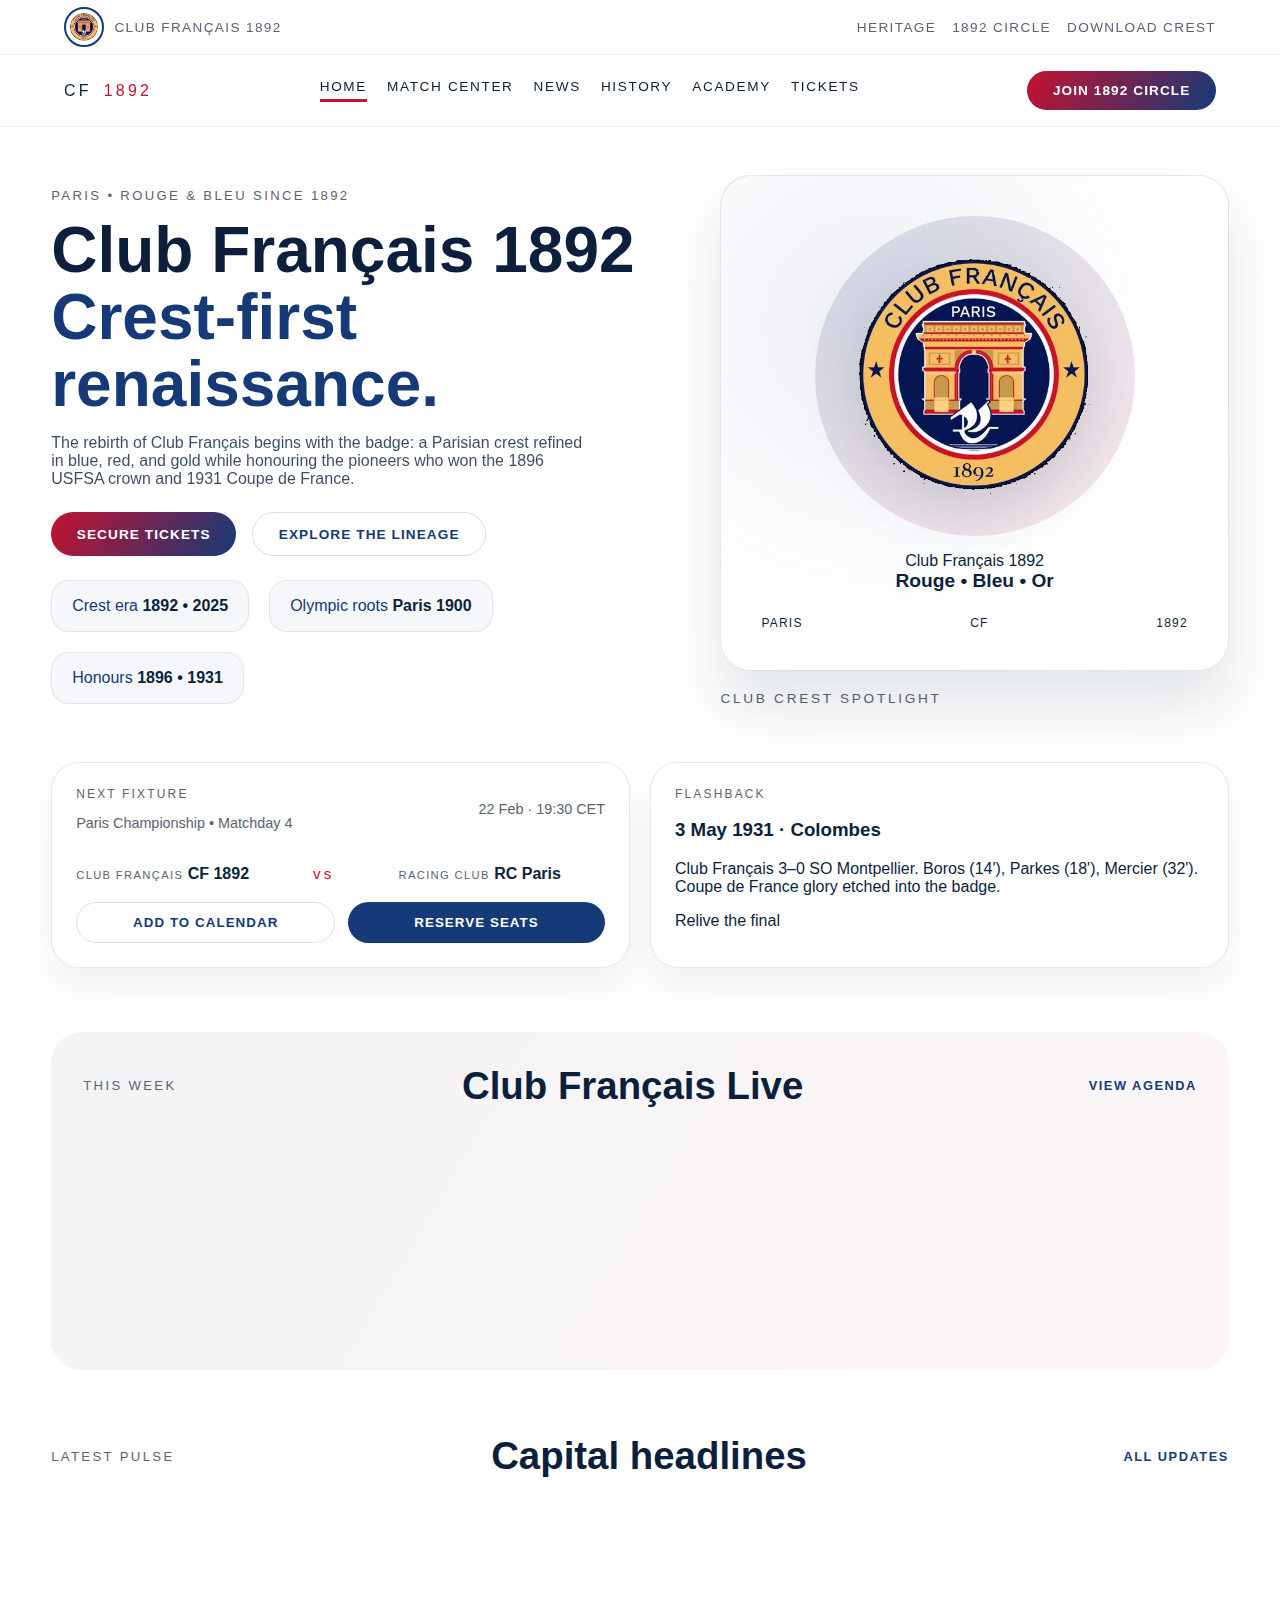
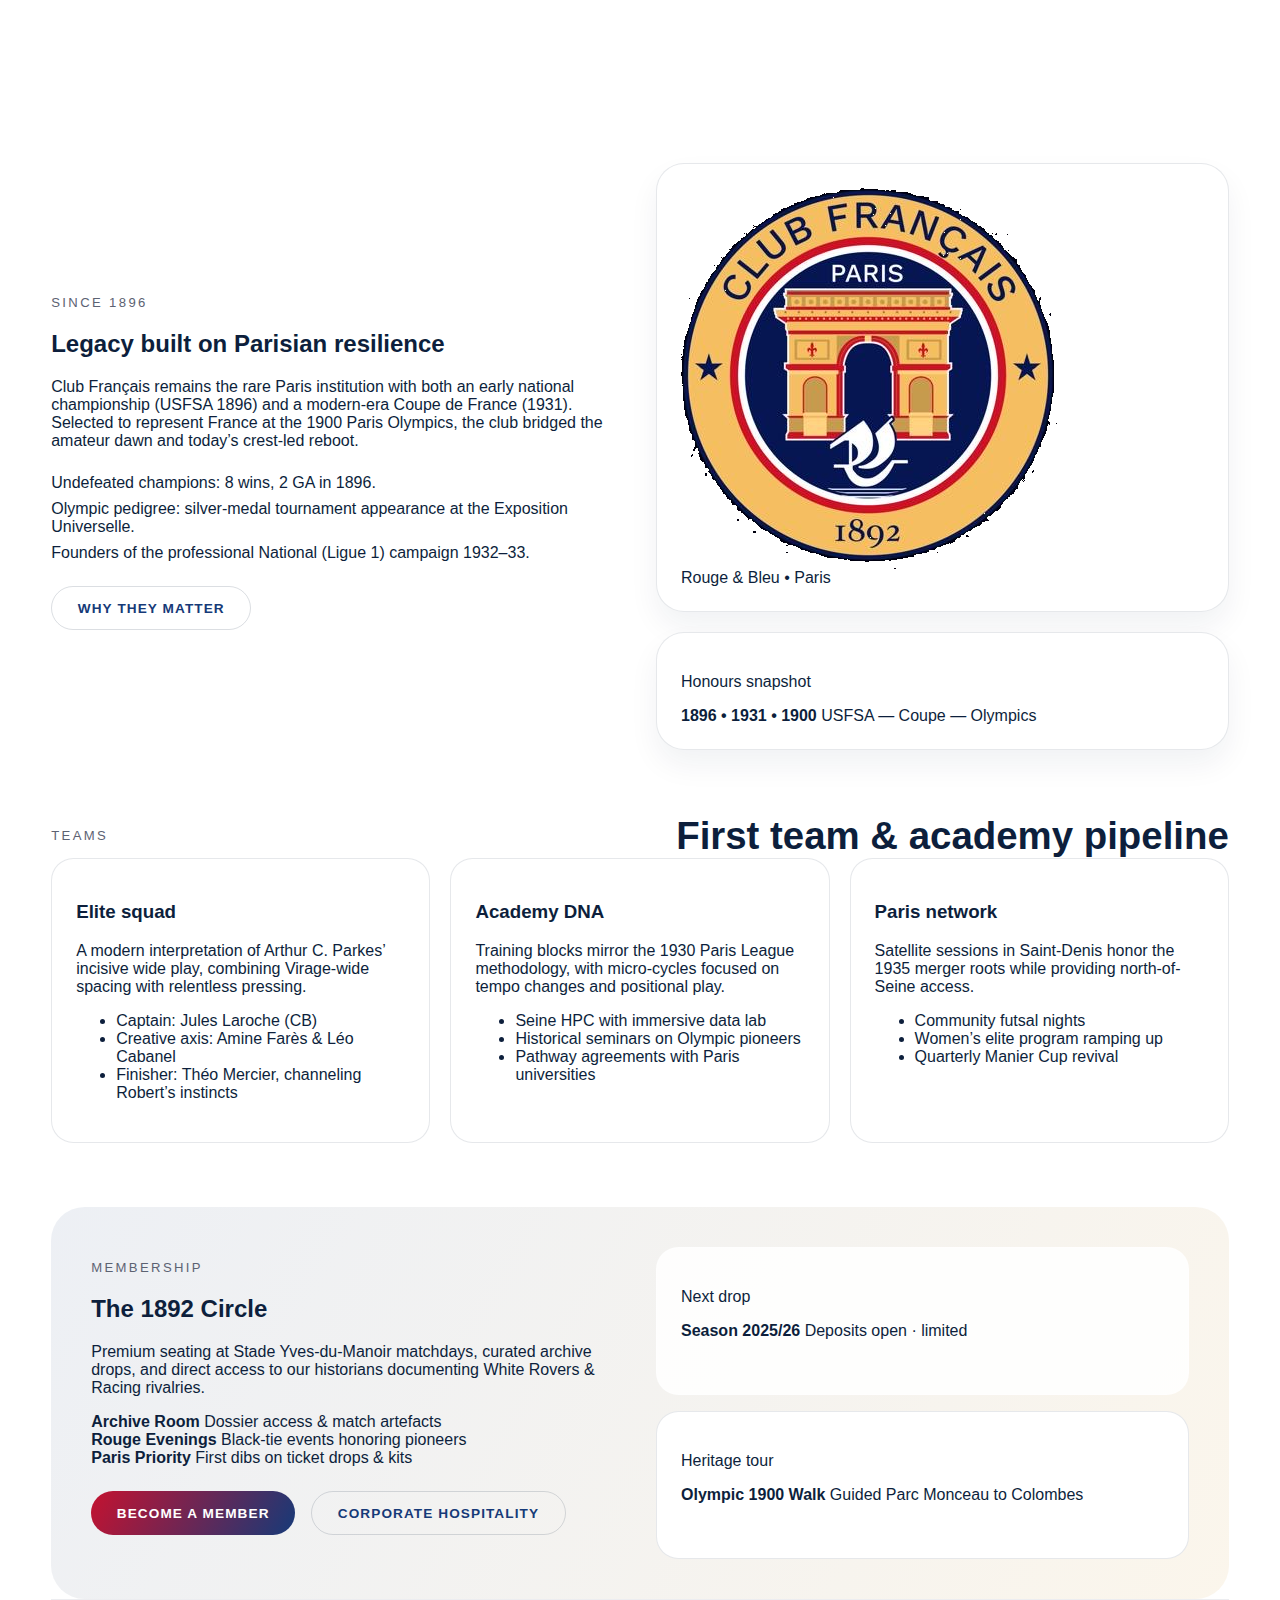
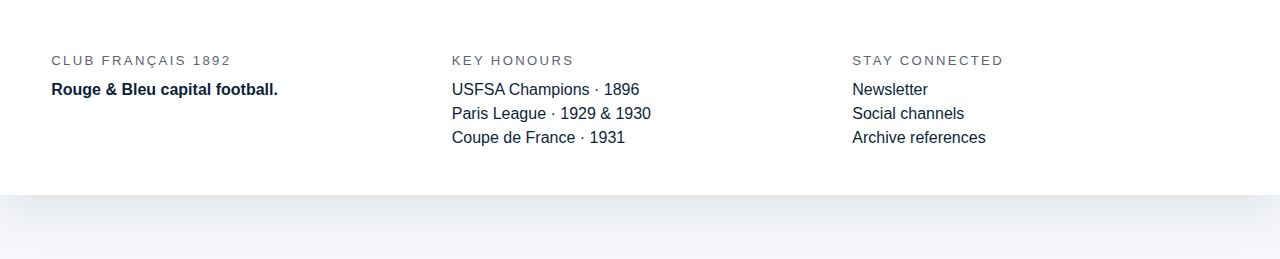
<file: index.html>
<!DOCTYPE html>
<html lang="en">
  <head>
    <meta charset="UTF-8" />
    <meta name="viewport" content="width=device-width, initial-scale=1.0" />
    <title>Club Français 1892 | Official Site</title>
    <meta
      name="description"
      content="Official home of Club Français 1892 — matchday, news, heritage, academy, and the 1896 & 1931 title legacy."
    />
    <link rel="stylesheet" href="assets/css/styles.css" />
    <script src="assets/js/main.js" defer></script>
  </head>
  <body>
    <div class="site-shell">
      <header class="site-header">
        <div class="utility-bar">
          <div class="crest-chip">
            <img src="images/club_francais_emblem.png" alt="Club Français crest" />
            <span>Club Français 1892</span>
          </div>
          <div class="utility-links">
            <a href="history.html">Heritage</a>
            <a href="#tickets">1892 Circle</a>
            <a href="files/Club Francais 1063x295px 300dpi.pdf" target="_blank"
              >Download Crest</a
            >
          </div>
        </div>
        <nav class="primary-nav">
          <a class="brand-mark" href="/">
            <span>CF</span>
            <span>1892</span>
          </a>
          <button class="nav-toggle" aria-label="Toggle navigation">
            <span></span>
            <span></span>
          </button>
          <div class="nav-links">
            <a href="index.html" class="active">Home</a>
            <a href="#match-center">Match Center</a>
            <a href="#news">News</a>
            <a href="history.html">History</a>
            <a href="#academy">Academy</a>
            <a href="#tickets">Tickets</a>
          </div>
          <a class="cta-pill" href="#tickets">Join 1892 Circle</a>
        </nav>
      </header>

      <main>
        <section class="hero hero-home">
          <div class="hero-copy">
            <p class="eyebrow">Paris • Rouge &amp; Bleu since 1892</p>
            <h1>
              Club Français 1892<br />
              <span>Crest-first renaissance.</span>
            </h1>
            <p class="lede">
              The rebirth of Club Français begins with the badge: a Parisian
              crest refined in blue, red, and gold while honouring the pioneers
              who won the 1896 USFSA crown and 1931 Coupe de France.
            </p>
            <div class="hero-ctas">
              <a class="cta-primary" href="#tickets">Secure tickets</a>
              <a class="cta-secondary" href="history.html"
                >Explore the lineage</a
              >
            </div>
            <div class="hero-meta">
              <div>
                <span>Crest era</span>
                <strong>1892 • 2025</strong>
              </div>
              <div>
                <span>Olympic roots</span>
                <strong>Paris 1900</strong>
              </div>
              <div>
                <span>Honours</span>
                <strong>1896 • 1931</strong>
              </div>
            </div>
          </div>
          <div class="hero-visual">
            <div class="crest-focus">
              <div class="crest-disc">
                <img
                  src="images/club_francais_emblem.png"
                  alt="Club Français crest spotlight"
                />
              </div>
              <div class="crest-meta">
                <span>Club Français 1892</span>
                <strong>Rouge • Bleu • Or</strong>
              </div>
              <div class="crest-badges">
                <div>Paris</div>
                <div>CF</div>
                <div>1892</div>
              </div>
            </div>
            <div class="ticker">
              <span>Club crest spotlight</span>
            </div>
          </div>
          <div class="hero-panels">
            <article class="panel live-card" id="match-center">
              <div class="panel-label">Next fixture</div>
              <div class="fixture-meta">
                <p>Paris Championship • Matchday 4</p>
                <time datetime="2025-02-22">22 Feb · 19:30 CET</time>
              </div>
              <div class="fixture-score">
                <div>
                  <span>Club Français</span>
                  <strong>CF 1892</strong>
                </div>
                <div class="versus">vs</div>
                <div>
                  <span>Racing Club</span>
                  <strong>RC Paris</strong>
                </div>
              </div>
              <div class="fixture-actions">
                <button data-action="remind">Add to calendar</button>
                <button class="solid" data-action="tickets">
                  Reserve seats
                </button>
              </div>
            </article>
            <article class="panel heritage-card">
              <div class="panel-label">Flashback</div>
              <h3>3 May 1931 · Colombes</h3>
              <p>
                Club Français 3–0 SO Montpellier. Boros (14'), Parkes (18'),
                Mercier (32'). Coupe de France glory etched into the badge.
              </p>
              <a href="history.html#timeline">Relive the final</a>
            </article>
          </div>
        </section>

        <section class="feature-rail">
          <div class="section-head">
            <p class="eyebrow">This week</p>
            <h2>Club Français Live</h2>
            <a class="cta-link" href="#news">View agenda</a>
          </div>
          <div class="rail">
            <article class="rail-card">
              <p class="tag">Matchday</p>
              <strong>Derby focus</strong>
              <p>
                Tactical briefing from coach Mercier recreates the aggressive
                shape of the 1896 champions ahead of Racing Club.
              </p>
            </article>
            <article class="rail-card">
              <p class="tag">Brand</p>
              <strong>Crest drop</strong>
              <p>
                Download the new blue/red crest toolkit and align with the
                modern Club Français signature.
              </p>
              <a class="cta-link" href="files/Club Francais 1063x295px 300dpi.pdf"
                >Download crest</a
              >
            </article>
            <article class="rail-card">
              <p class="tag">Academy</p>
              <strong>Rouge &amp; Bleu futures</strong>
              <p>
                Seine HPC scouts present the 2025 intake blending Parisian craft
                with the club’s Olympic-school methodology.
              </p>
            </article>
          </div>
        </section>

        <section class="news-grid" id="news">
          <div class="section-head">
            <p class="eyebrow">Latest pulse</p>
            <h2>Capital headlines</h2>
            <a href="#news" class="cta-link">All updates</a>
          </div>
          <div class="grid">
            <article class="news-card">
              <p class="tag">First Team</p>
              <h3>Virage Wide tactics session</h3>
              <p>
                Coach Mercier emphasizes positional bravery reminiscent of the
                1896 invincibles ahead of the Racing derby.
              </p>
              <button data-action="read">Read briefing</button>
            </article>
            <article class="news-card">
              <p class="tag">Academy</p>
              <h3>Rouge &amp; Bleu futures intake</h3>
              <p>
                The 1900 Olympic legacy inspires a new cohort of Parisian
                prospects joining the Seine High-Performance Center.
              </p>
              <button data-action="read">Meet the class</button>
            </article>
            <article class="news-card">
              <p class="tag">Club Life</p>
              <h3>1892 Circle launched</h3>
              <p>
                Premium matchday, archive access, and heritage lectures curated
                with historians of the Dewar &amp; Manier Cups.
              </p>
              <button data-action="read">Discover benefits</button>
            </article>
          </div>
        </section>

        <section class="legacy-split" id="legacy">
          <div class="legacy-copy">
            <p class="eyebrow">Since 1896</p>
            <h2>Legacy built on Parisian resilience</h2>
            <p>
              Club Français remains the rare Paris institution with both an
              early national championship (USFSA 1896) and a modern-era Coupe de
              France (1931). Selected to represent France at the 1900 Paris
              Olympics, the club bridged the amateur dawn and today’s crest-led
              reboot.
            </p>
            <ul>
              <li>Undefeated champions: 8 wins, 2 GA in 1896.</li>
              <li>
                Olympic pedigree: silver-medal tournament appearance at the
                Exposition Universelle.
              </li>
              <li>
                Founders of the professional National (Ligue 1) campaign
                1932–33.
              </li>
            </ul>
            <a class="cta-secondary" href="history.html#why-they-matter"
              >Why they matter</a
            >
          </div>
          <div class="legacy-media">
            <div class="crest-lockup">
              <img
                src="images/club_francais_emblem.png"
                alt="Club Français crest close-up"
              />
              <span>Rouge &amp; Bleu • Paris</span>
            </div>
            <div class="stat-card">
              <p>Honours snapshot</p>
              <strong>1896 • 1931 • 1900</strong>
              <span>USFSA — Coupe — Olympics</span>
            </div>
          </div>
        </section>

        <section class="squad-overview" id="academy">
          <div class="section-head">
            <p class="eyebrow">Teams</p>
            <h2>First team &amp; academy pipeline</h2>
          </div>
          <div class="squad-panels">
            <article>
              <h3>Elite squad</h3>
              <p>
                A modern interpretation of Arthur C. Parkes’ incisive wide play,
                combining Virage-wide spacing with relentless pressing.
              </p>
              <ul>
                <li>Captain: Jules Laroche (CB)</li>
                <li>Creative axis: Amine Farès &amp; Léo Cabanel</li>
                <li>Finisher: Théo Mercier, channeling Robert’s instincts</li>
              </ul>
            </article>
            <article>
              <h3>Academy DNA</h3>
              <p>
                Training blocks mirror the 1930 Paris League methodology, with
                micro-cycles focused on tempo changes and positional play.
              </p>
              <ul>
                <li>Seine HPC with immersive data lab</li>
                <li>Historical seminars on Olympic pioneers</li>
                <li>Pathway agreements with Paris universities</li>
              </ul>
            </article>
            <article>
              <h3>Paris network</h3>
              <p>
                Satellite sessions in Saint-Denis honor the 1935 merger roots
                while providing north-of-Seine access.
              </p>
              <ul>
                <li>Community futsal nights</li>
                <li>Women’s elite program ramping up</li>
                <li>Quarterly Manier Cup revival</li>
              </ul>
            </article>
          </div>
        </section>

        <section class="tickets-cta" id="tickets">
          <div class="ticket-copy">
            <p class="eyebrow">Membership</p>
            <h2>The 1892 Circle</h2>
            <p>
              Premium seating at Stade Yves-du-Manoir matchdays, curated archive
              drops, and direct access to our historians documenting White
              Rovers &amp; Racing rivalries.
            </p>
            <div class="perks">
              <div>
                <strong>Archive Room</strong>
                <span>Dossier access &amp; match artefacts</span>
              </div>
              <div>
                <strong>Rouge Evenings</strong>
                <span>Black-tie events honoring pioneers</span>
              </div>
              <div>
                <strong>Paris Priority</strong>
                <span>First dibs on ticket drops &amp; kits</span>
              </div>
            </div>
            <div class="hero-ctas">
              <a class="cta-primary" href="#">Become a member</a>
              <a class="cta-secondary" href="#">Corporate hospitality</a>
            </div>
          </div>
          <div class="ticket-media">
            <div class="ticket-card">
              <p>Next drop</p>
              <strong>Season 2025/26</strong>
              <span>Deposits open · limited</span>
            </div>
            <div class="ticket-card light">
              <p>Heritage tour</p>
              <strong>Olympic 1900 Walk</strong>
              <span>Guided Parc Monceau to Colombes</span>
            </div>
          </div>
        </section>
      </main>

      <footer class="site-footer">
        <div>
          <p class="eyebrow">Club Français 1892</p>
          <strong>Rouge &amp; Bleu capital football.</strong>
        </div>
        <div>
          <p class="eyebrow">Key honours</p>
          <ul>
            <li>USFSA Champions · 1896</li>
            <li>Paris League · 1929 &amp; 1930</li>
            <li>Coupe de France · 1931</li>
          </ul>
        </div>
        <div>
          <p class="eyebrow">Stay connected</p>
          <ul>
            <li><a href="#">Newsletter</a></li>
            <li><a href="#">Social channels</a></li>
            <li><a href="history.html#references">Archive references</a></li>
          </ul>
        </div>
      </footer>
    </div>
  </body>
</html>
</file>
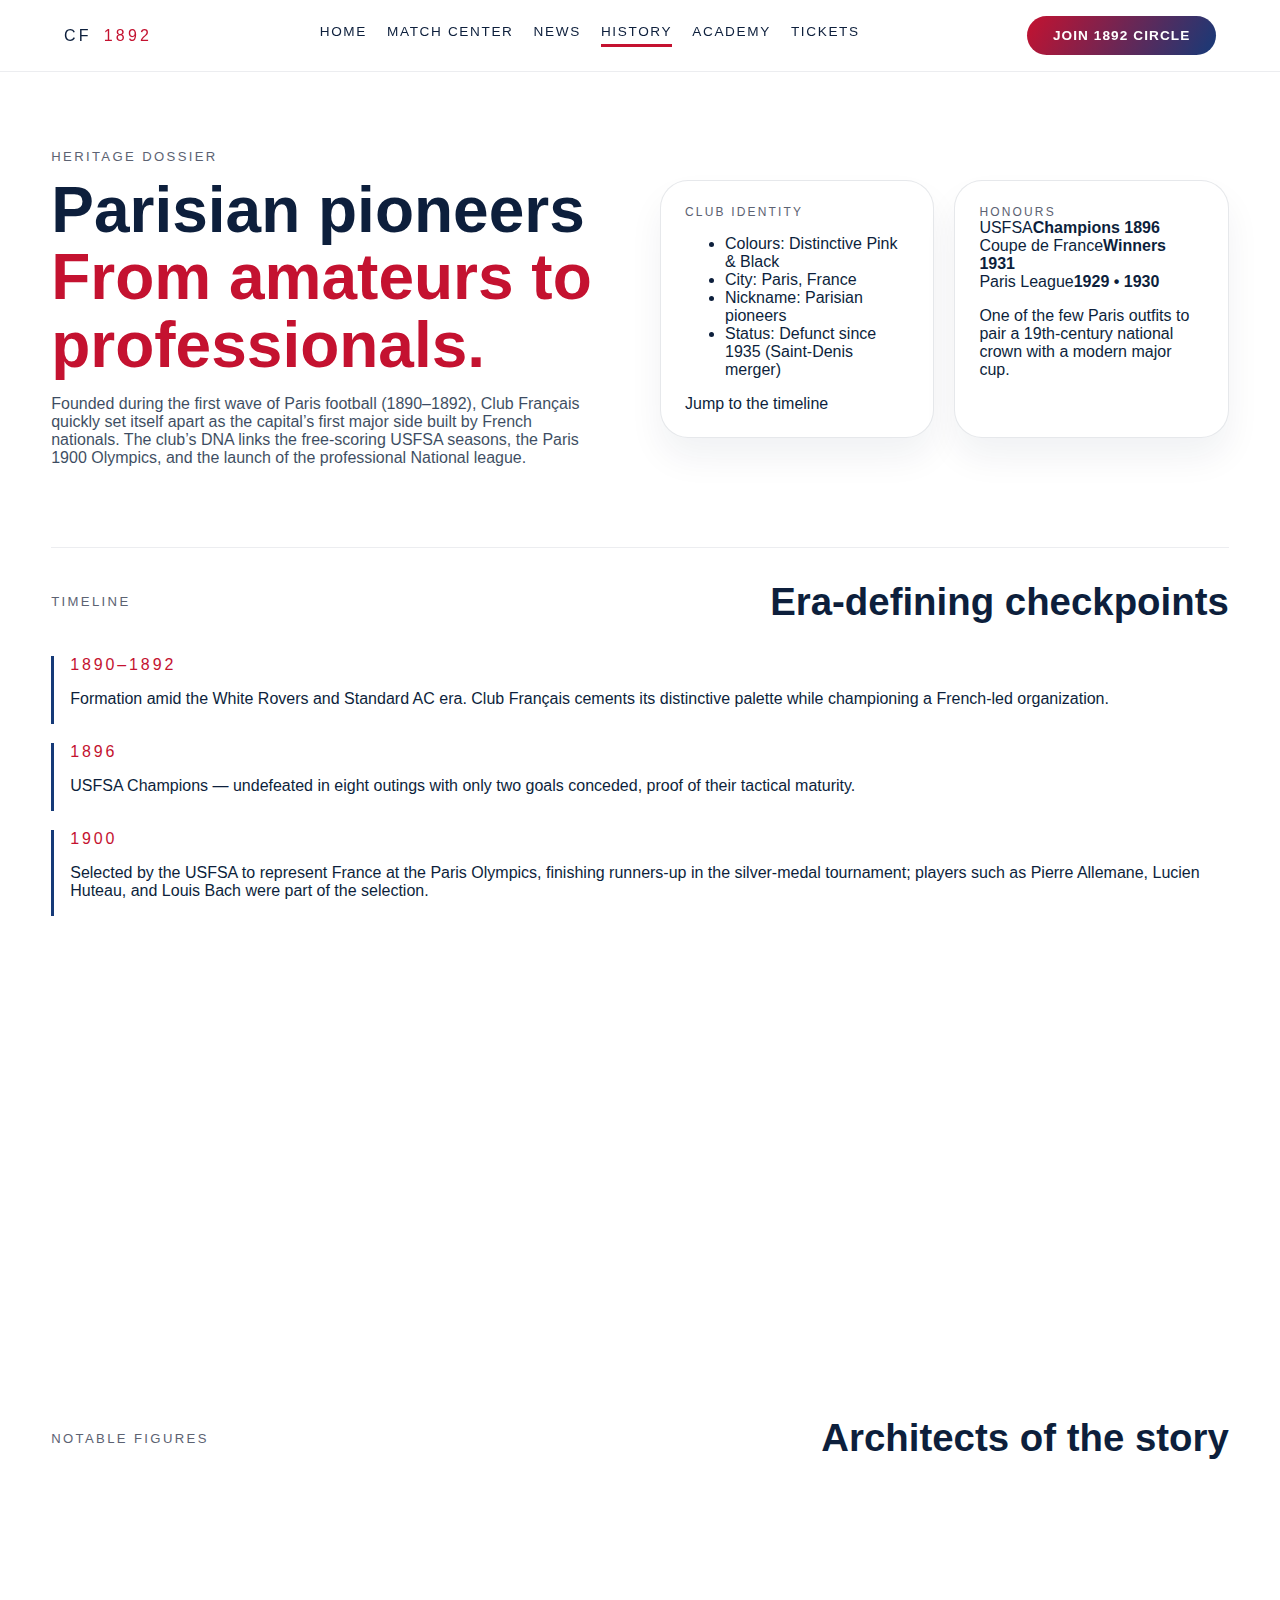
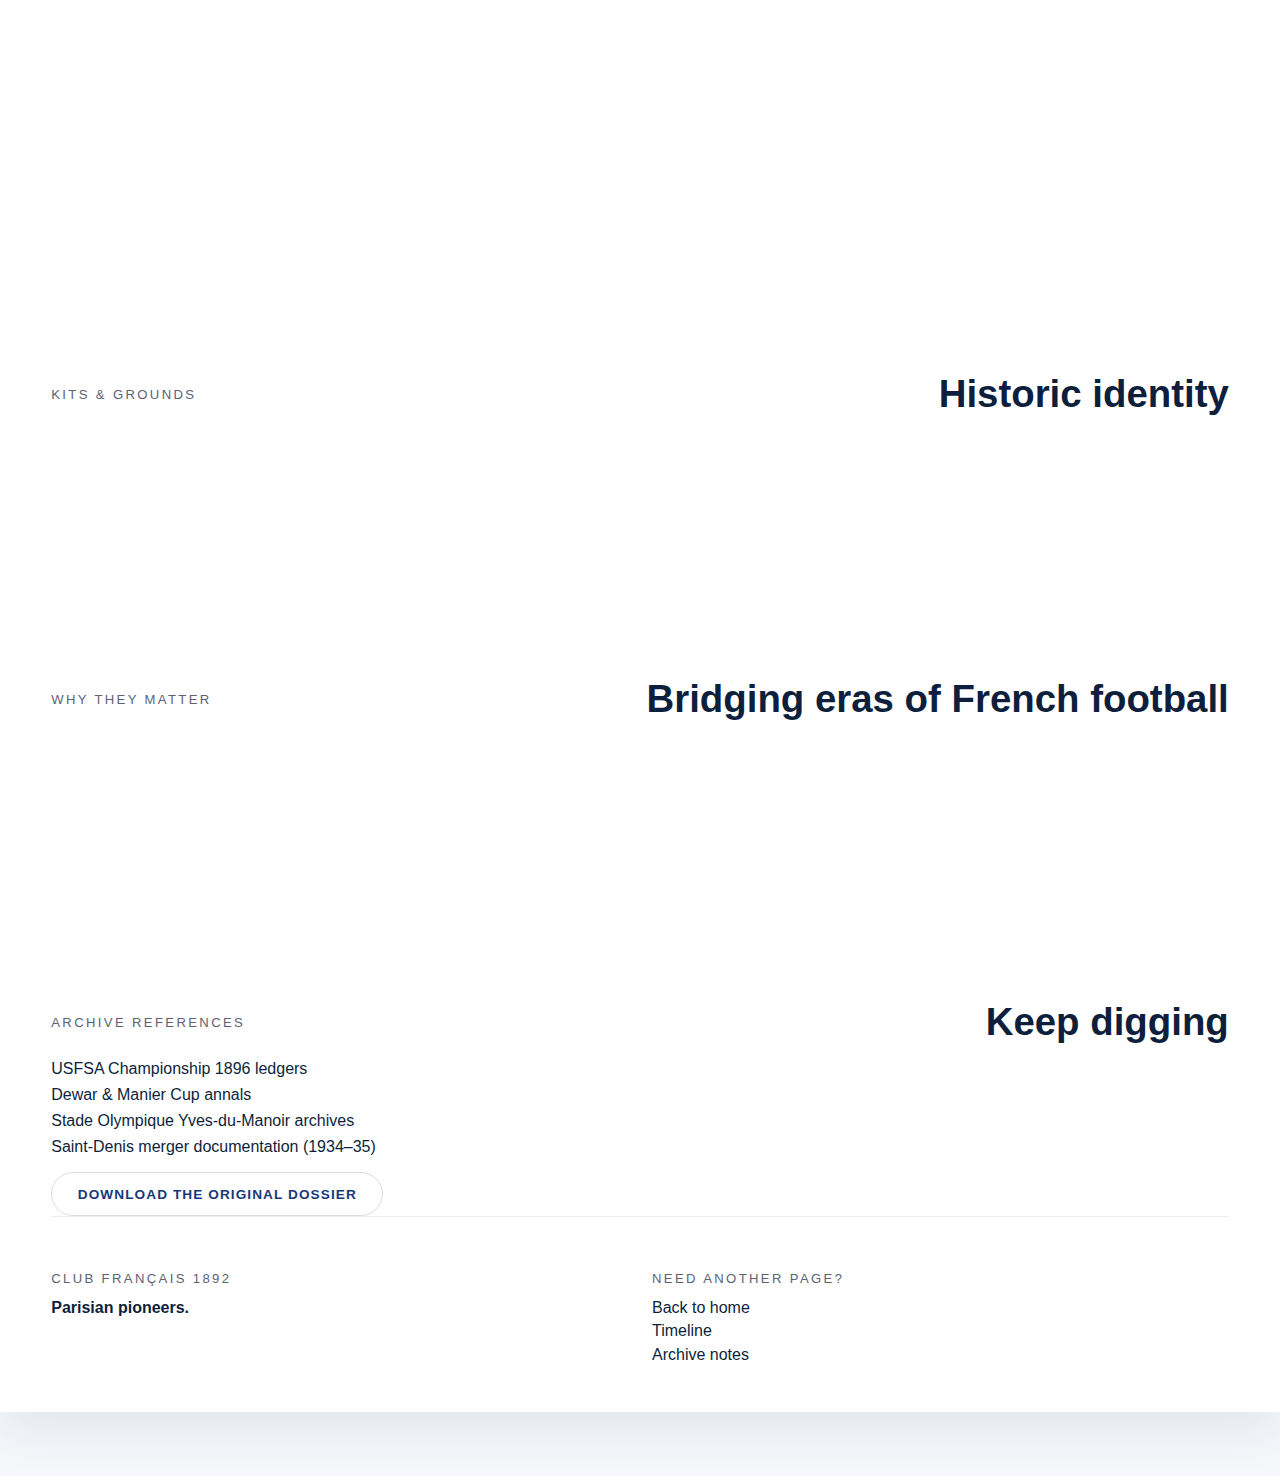
<file: history.html>
<!DOCTYPE html>
<html lang="en">
  <head>
    <meta charset="UTF-8" />
    <meta name="viewport" content="width=device-width, initial-scale=1.0" />
    <title>Club Français 1892 | Heritage</title>
    <meta
      name="description"
      content="Deep dive into the Club Français 1892 timeline — USFSA 1896, Olympic 1900 pedigree, Coupe de France 1931, and the Saint-Denis chapter."
    />
    <link rel="stylesheet" href="assets/css/styles.css" />
    <script src="assets/js/main.js" defer></script>
  </head>
  <body class="history-body">
    <div class="site-shell">
      <header class="site-header">
        <nav class="primary-nav">
          <a class="brand-mark" href="index.html">
            <span>CF</span>
            <span>1892</span>
          </a>
          <button class="nav-toggle" aria-label="Toggle navigation">
            <span></span>
            <span></span>
          </button>
          <div class="nav-links">
            <a href="index.html">Home</a>
            <a href="index.html#match-center">Match Center</a>
            <a href="index.html#news">News</a>
            <a href="history.html" class="active">History</a>
            <a href="index.html#academy">Academy</a>
            <a href="index.html#tickets">Tickets</a>
          </div>
          <a class="cta-pill" href="index.html#tickets">Join 1892 Circle</a>
        </nav>
      </header>

      <main class="history-main">
        <section class="hero hero-heritage">
          <div class="hero-copy">
            <p class="eyebrow">Heritage dossier</p>
            <h1>
              Parisian pioneers<br />
              <span>From amateurs to professionals.</span>
            </h1>
            <p class="lede">
              Founded during the first wave of Paris football (1890–1892), Club
              Français quickly set itself apart as the capital’s first major
              side built by French nationals. The club’s DNA links the
              free-scoring USFSA seasons, the Paris 1900 Olympics, and the
              launch of the professional National league.
            </p>
          </div>
          <div class="hero-panels">
            <article class="panel heritage-card">
              <div class="panel-label">Club identity</div>
              <ul>
                <li>Colours: Distinctive Pink &amp; Black</li>
                <li>City: Paris, France</li>
                <li>Nickname: Parisian pioneers</li>
                <li>Status: Defunct since 1935 (Saint-Denis merger)</li>
              </ul>
              <a href="#timeline">Jump to the timeline</a>
            </article>
            <article class="panel live-card">
              <div class="panel-label">Honours</div>
              <div class="honours-grid">
                <div><span>USFSA</span><strong>Champions 1896</strong></div>
                <div><span>Coupe de France</span><strong>Winners 1931</strong></div>
                <div><span>Paris League</span><strong>1929 • 1930</strong></div>
              </div>
              <p>
                One of the few Paris outfits to pair a 19th-century national
                crown with a modern major cup.
              </p>
            </article>
          </div>
        </section>

        <section id="timeline" class="timeline">
          <div class="section-head">
            <p class="eyebrow">Timeline</p>
            <h2>Era-defining checkpoints</h2>
          </div>
          <ol class="timeline-list">
            <li>
              <span class="year">1890–1892</span>
              <p>
                Formation amid the White Rovers and Standard AC era. Club
                Français cements its distinctive palette while championing a
                French-led organization.
              </p>
            </li>
            <li>
              <span class="year">1896</span>
              <p>
                USFSA Champions — undefeated in eight outings with only two
                goals conceded, proof of their tactical maturity.
              </p>
            </li>
            <li>
              <span class="year">1900</span>
              <p>
                Selected by the USFSA to represent France at the Paris Olympics,
                finishing runners-up in the silver-medal tournament; players
                such as Pierre Allemane, Lucien Huteau, and Louis Bach were part
                of the selection.
              </p>
            </li>
            <li>
              <span class="year">1900s–1920s</span>
              <p>
                Dominate capital competitions including the Dewar Cup and Manier
                Cup; maintain elite status through the inter-war period.
              </p>
            </li>
            <li>
              <span class="year">1929–1930</span>
              <p>
                Record Paris League titles, setting the stage for a major cup
                run.
              </p>
            </li>
            <li>
              <span class="year">3 May 1931</span>
              <p>
                Coupe de France triumph at Colombes (Stade Yves-du-Manoir):
                Miklós Boros, Arthur C. Parkes, and Robert Mercier score in the
                3–0 win over SO Montpellier.
              </p>
            </li>
            <li>
              <span class="year">1932–1933</span>
              <p>
                Founder participants in the inaugural professional French
                “National” league (later Ligue 1).
              </p>
            </li>
            <li>
              <span class="year">1934–1935</span>
              <p>
                Financial strain leads to withdrawal from Division 2 and a
                merger with Saint-Denis; the identity fades by 1935.
              </p>
            </li>
          </ol>
        </section>

        <section class="notables" id="figures">
          <div class="section-head">
            <p class="eyebrow">Notable figures</p>
            <h2>Architects of the story</h2>
          </div>
          <div class="notables-grid">
            <article>
              <h3>Robert Mercier</h3>
              <p>
                Netting the third goal in the 1931 final, Mercier later became a
                prolific coach, ensuring the Club Français ethos lived on.
              </p>
            </article>
            <article>
              <h3>Arthur C. Parkes</h3>
              <p>
                English import whose wide play defined the 1931 side; his 18'
                goal sealed momentum against Montpellier.
              </p>
            </article>
            <article>
              <h3>Miklós Boros</h3>
              <p>
                Hungarian attacker who opened the Cup final scoring,
                exemplifying the cosmopolitan edge of inter-war Paris.
              </p>
            </article>
            <article>
              <h3>Pierre Allemane</h3>
              <p>
                France international full-back associated with the Olympic 1900
                selection, underscoring the calibre of Club Français defenders.
              </p>
            </article>
            <article>
              <h3>Lucien Huteau &amp; Louis Bach</h3>
              <p>
                Goalkeeper and defender linked to the Olympic roster, stalwarts
                of the club’s disciplined posture.
              </p>
            </article>
          </div>
        </section>

        <section class="kits">
          <div class="section-head">
            <p class="eyebrow">Kits &amp; grounds</p>
            <h2>Historic identity</h2>
          </div>
          <div class="kits-grid">
            <article>
              <h3>Colours</h3>
              <p>
                One of Europe’s earliest prominent pink sides, paired with
                inky-black shorts and detailing that inspired today’s palette.
              </p>
            </article>
            <article>
              <h3>Venues</h3>
              <p>
                Traversed iconic Paris grounds with the 1931 final staged at
                Colombes (Stade Olympique Yves-du-Manoir).
              </p>
            </article>
            <article>
              <h3>Badge</h3>
              <p>
                Pre-modern crests varied through print archives; the identity
                ultimately merged into Saint-Denis in 1935.
              </p>
            </article>
          </div>
        </section>

        <section id="why-they-matter" class="why-matter">
          <div class="section-head">
            <p class="eyebrow">Why they matter</p>
            <h2>Bridging eras of French football</h2>
          </div>
          <div class="why-grid">
            <article>
              <h3>Pioneer status</h3>
              <p>
                Helped the transition from expat-run outfits to French-led clubs
                in Paris, inspiring Racing, Red Star, and beyond.
              </p>
            </article>
            <article>
              <h3>Cross-era success</h3>
              <p>
                Owning both USFSA silverware and Coupe de France glory is a
                rarity that underscores their adaptability.
              </p>
            </article>
            <article>
              <h3>Olympic roots</h3>
              <p>
                The 1900 selection anchors Club Français to the birth of
                international tournament play hosted on home soil.
              </p>
            </article>
            <article>
              <h3>Cultural quirk</h3>
              <p>
                Few clubs dared to build a pink-led identity in the 1890s —
                their kit remains a statement piece.
              </p>
            </article>
          </div>
        </section>

        <section id="references" class="references">
          <div class="section-head">
            <p class="eyebrow">Archive references</p>
            <h2>Keep digging</h2>
          </div>
          <ul>
            <li>USFSA Championship 1896 ledgers</li>
            <li>Dewar &amp; Manier Cup annals</li>
            <li>Stade Olympique Yves-du-Manoir archives</li>
            <li>Saint-Denis merger documentation (1934–35)</li>
          </ul>
          <a class="cta-secondary" href="files/Club Français (paris) — One‑page Dossier.pdf"
            >Download the original dossier</a
          >
        </section>
      </main>

      <footer class="site-footer compact">
        <div>
          <p class="eyebrow">Club Français 1892</p>
          <strong>Parisian pioneers.</strong>
        </div>
        <div>
          <p class="eyebrow">Need another page?</p>
          <ul>
            <li><a href="index.html">Back to home</a></li>
            <li><a href="#timeline">Timeline</a></li>
            <li><a href="#references">Archive notes</a></li>
          </ul>
        </div>
      </footer>
    </div>
  </body>
</html>
</file>
<file: assets/css/styles.css>
@font-face {
  font-family: "Virage";
  src: url("https://www.psg.fr/_next/static/media/09bd249c72512436-s.p.woff2")
    format("woff2");
  font-display: swap;
  font-weight: 700;
}
@font-face {
  font-family: "Virage";
  src: url("https://www.psg.fr/_next/static/media/f9717cd9870bca1d-s.p.woff2")
    format("woff2");
  font-display: swap;
  font-weight: 400;
}
@font-face {
  font-family: "VirageCondensed";
  src: url("https://www.psg.fr/_next/static/media/d3e69b34c0f7f856-s.p.woff2")
    format("woff2");
  font-display: swap;
  font-weight: 700;
}
@font-face {
  font-family: "VirageWide";
  src: url("https://www.psg.fr/_next/static/media/1e7d700a5675638f-s.p.woff2")
    format("woff2");
  font-display: swap;
  font-weight: 400;
}

:root {
  --cf-navy: #0d1f3c;
  --cf-blue: #163a78;
  --cf-red: #c41230;
  --cf-gold: #d9a441;
  --cf-slate: #5c6272;
  --cf-cloud: #f5f7fb;
  --cf-panel: #ffffff;
  --cf-border: rgba(13, 31, 60, 0.1);
  --cf-shadow: 0 18px 45px rgba(15, 33, 66, 0.08);
  --cf-radius: 1.75rem;
  --cf-content-width: min(1200px, 92vw);
  --cf-header-offset: 140px;
  font-family: "Virage", "VirageWide", "VirageCondensed", "Helvetica", sans-serif;
  color: var(--cf-navy);
  background-color: var(--cf-cloud);
  scroll-behavior: smooth;
}

*,
*::before,
*::after {
  box-sizing: border-box;
}

body {
  margin: 0;
  font-family: "Virage", "VirageWide", "Helvetica", sans-serif;
  background: var(--cf-cloud);
  color: var(--cf-navy);
  min-height: 100vh;
}

section[id],
article[id] {
  scroll-margin-top: var(--cf-header-offset);
}

img {
  max-width: 100%;
  display: block;
}

a {
  color: inherit;
  text-decoration: none;
}

.site-shell {
  background: #fff;
  box-shadow: var(--cf-shadow);
  margin: 0 auto 4rem;
  max-width: 1440px;
  min-height: 100vh;
  display: flex;
  flex-direction: column;
}

.site-header {
  position: sticky;
  top: 0;
  z-index: 20;
  backdrop-filter: blur(14px);
  background: rgba(255, 255, 255, 0.92);
}

.utility-bar {
  display: flex;
  justify-content: space-between;
  align-items: center;
  padding: 0.45rem 5vw;
  font-size: 0.85rem;
  text-transform: uppercase;
  letter-spacing: 0.1em;
  border-bottom: 1px solid rgba(13, 31, 60, 0.08);
  color: var(--cf-slate);
}

.crest-chip {
  display: flex;
  align-items: center;
  gap: 0.65rem;
}

.crest-chip img {
  width: 40px;
  height: 40px;
  border-radius: 50%;
  border: 2px solid var(--cf-blue);
  padding: 4px;
  background: #fff;
}

.utility-links {
  display: flex;
  gap: 1rem;
}

.primary-nav {
  display: flex;
  align-items: center;
  justify-content: space-between;
  padding: 1rem 5vw;
  border-bottom: 1px solid rgba(13, 31, 60, 0.08);
}

.brand-mark {
  display: flex;
  align-items: center;
  gap: 0.75rem;
  font-family: "VirageCondensed", sans-serif;
  letter-spacing: 0.2em;
  text-transform: uppercase;
}

.brand-mark span:last-child {
  color: var(--cf-red);
}

.nav-links {
  display: flex;
  gap: 1.25rem;
  font-size: 0.85rem;
  letter-spacing: 0.12em;
  text-transform: uppercase;
}

.nav-links a {
  padding-bottom: 0.3rem;
  border-bottom: 3px solid transparent;
}

.nav-links a.active,
.nav-links a:hover {
  border-color: var(--cf-red);
}

.cta-pill {
  padding: 0.75rem 1.6rem;
  border-radius: 999px;
  font-size: 0.85rem;
  font-weight: 600;
  text-transform: uppercase;
  letter-spacing: 0.08em;
  background: linear-gradient(120deg, var(--cf-red), var(--cf-blue));
  color: #fff;
}

.nav-toggle {
  display: none;
  flex-direction: column;
  gap: 0.35rem;
  background: none;
  border: none;
}

.nav-toggle span {
  width: 26px;
  height: 2px;
  background: var(--cf-navy);
}

main {
  width: var(--cf-content-width);
  margin: 3rem auto 0;
  display: flex;
  flex-direction: column;
  gap: 4rem;
}

.hero {
  display: grid;
  grid-template-columns: repeat(auto-fit, minmax(280px, 1fr));
  gap: 2.5rem;
  align-items: center;
}

.hero.hero-home {
  grid-template-columns: minmax(320px, 1.1fr) minmax(300px, 0.9fr);
  align-items: start;
  column-gap: 3rem;
  row-gap: 3rem;
}

.hero.hero-home .hero-panels {
  grid-column: 1 / -1;
  margin-top: 0.5rem;
}

.hero-copy h1 {
  font-size: clamp(2.8rem, 5vw, 4.4rem);
  line-height: 1.05;
  margin: 0.5rem 0 1rem;
}

.hero-copy span {
  color: var(--cf-blue);
}

.eyebrow {
  text-transform: uppercase;
  letter-spacing: 0.18em;
  font-size: 0.82rem;
  color: var(--cf-slate);
}

.lede {
  color: var(--cf-navy);
  opacity: 0.8;
  max-width: 60ch;
}

.hero-ctas {
  display: flex;
  gap: 1rem;
  flex-wrap: wrap;
  margin: 1.5rem 0;
}

.cta-primary,
.cta-secondary {
  padding: 0.85rem 1.6rem;
  border-radius: 999px;
  font-weight: 600;
  text-transform: uppercase;
  font-size: 0.85rem;
  letter-spacing: 0.08em;
  display: inline-flex;
  align-items: center;
  justify-content: center;
  gap: 0.4rem;
}

.cta-primary {
  background: linear-gradient(120deg, var(--cf-red), var(--cf-blue));
  color: #fff;
}

.cta-secondary {
  color: var(--cf-blue);
  border: 1px solid rgba(13, 31, 60, 0.15);
}

.hero-meta {
  display: flex;
  gap: 1.25rem;
  flex-wrap: wrap;
}

.hero-meta div {
  padding: 1rem 1.25rem;
  border-radius: 18px;
  border: 1px solid rgba(13, 31, 60, 0.08);
  background: var(--cf-cloud);
}

.hero-visual {
  position: relative;
}

.crest-focus {
  position: relative;
  padding: 2.5rem;
  border-radius: calc(var(--cf-radius) * 1.1);
  background: radial-gradient(circle at 30% 30%, rgba(22, 58, 120, 0.08), transparent 60%), #fff;
  border: 1px solid var(--cf-border);
  box-shadow: 0 35px 60px rgba(12, 31, 60, 0.12);
}

.crest-disc {
  width: min(320px, 70vw);
  aspect-ratio: 1 / 1;
  border-radius: 50%;
  background: linear-gradient(145deg, rgba(22, 58, 120, 0.15), rgba(196, 18, 48, 0.1));
  margin: 0 auto;
  display: grid;
  place-items: center;
  padding: 1.5rem;
}

.crest-disc img {
  width: 85%;
  filter: drop-shadow(0 18px 28px rgba(15, 33, 66, 0.15));
}

.crest-meta {
  text-align: center;
  margin-top: 1rem;
}

.crest-meta strong {
  display: block;
  font-size: 1.2rem;
}

.crest-badges {
  display: flex;
  justify-content: space-between;
  gap: 1rem;
  margin-top: 1.5rem;
  text-transform: uppercase;
  font-size: 0.75rem;
  letter-spacing: 0.1em;
}

.ticker {
  display: flex;
  gap: 0.75rem;
  align-items: center;
  font-size: 0.85rem;
  text-transform: uppercase;
  letter-spacing: 0.2em;
  color: var(--cf-slate);
  margin-top: 1.2rem;
}

.hero-panels {
  display: grid;
  grid-template-columns: repeat(auto-fit, minmax(260px, 1fr));
  gap: 1.25rem;
}

.panel {
  border-radius: var(--cf-radius);
  border: 1px solid var(--cf-border);
  padding: 1.5rem;
  background: var(--cf-panel);
  box-shadow: 0 20px 35px rgba(12, 31, 60, 0.06);
  opacity: 0;
  transform: translateY(24px);
  transition: opacity 0.45s ease, transform 0.45s ease;
}

.panel-label {
  text-transform: uppercase;
  letter-spacing: 0.18em;
  font-size: 0.75rem;
  color: var(--cf-slate);
}

.fixture-meta {
  display: flex;
  justify-content: space-between;
  font-size: 0.9rem;
  color: var(--cf-slate);
}

.fixture-score {
  display: grid;
  grid-template-columns: repeat(3, auto);
  align-items: center;
  gap: 1.25rem;
  margin: 1.2rem 0;
}

.fixture-score span {
  text-transform: uppercase;
  letter-spacing: 0.12em;
  font-size: 0.7rem;
  color: var(--cf-slate);
}

.versus {
  font-size: 0.95rem;
  color: var(--cf-red);
  letter-spacing: 0.2em;
}

.fixture-actions {
  display: flex;
  gap: 0.8rem;
}

.fixture-actions button {
  flex: 1;
  border-radius: 999px;
  border: 1px solid rgba(13, 31, 60, 0.15);
  background: transparent;
  color: var(--cf-blue);
  padding: 0.75rem;
  text-transform: uppercase;
  font-weight: 600;
  letter-spacing: 0.08em;
}

.fixture-actions .solid {
  background: var(--cf-blue);
  color: #fff;
  border: none;
}

.feature-rail {
  border-radius: calc(var(--cf-radius) * 1.1);
  padding: 2rem;
  background: linear-gradient(120deg, rgba(13, 31, 60, 0.05), rgba(196, 18, 48, 0.04));
}

.rail {
  display: grid;
  grid-template-columns: repeat(auto-fit, minmax(240px, 1fr));
  gap: 1.25rem;
  margin-top: 1.5rem;
}

.rail-card {
  border-radius: 1.4rem;
  padding: 1.25rem;
  background: #fff;
  border: 1px solid rgba(13, 31, 60, 0.08);
  opacity: 0;
  transform: translateY(24px);
  transition: opacity 0.45s ease, transform 0.45s ease;
}

.rail-card .tag {
  text-transform: uppercase;
  letter-spacing: 0.2em;
  font-size: 0.7rem;
  color: var(--cf-slate);
}

.rail-card strong {
  font-size: 1.35rem;
  color: var(--cf-blue);
}

.section-head {
  display: flex;
  justify-content: space-between;
  align-items: center;
  gap: 1rem;
  flex-wrap: wrap;
}

.section-head h2 {
  margin: 0;
  font-size: clamp(1.6rem, 3vw, 2.4rem);
}

.cta-link {
  text-transform: uppercase;
  letter-spacing: 0.12em;
  font-size: 0.8rem;
  color: var(--cf-blue);
  font-weight: 600;
}

.news-grid .grid {
  display: grid;
  grid-template-columns: repeat(auto-fit, minmax(260px, 1fr));
  gap: 1.25rem;
}

.news-card {
  border-radius: 1.4rem;
  padding: 1.5rem;
  border: 1px solid var(--cf-border);
  background: #fff;
  box-shadow: 0 15px 30px rgba(13, 31, 60, 0.05);
  opacity: 0;
  transform: translateY(24px);
  transition: opacity 0.45s ease, transform 0.45s ease;
}

.news-card .tag {
  text-transform: uppercase;
  letter-spacing: 0.2em;
  font-size: 0.7rem;
  color: var(--cf-slate);
}

.news-card button {
  border: none;
  background: none;
  color: var(--cf-red);
  font-weight: 600;
  text-transform: uppercase;
  letter-spacing: 0.12em;
  font-size: 0.75rem;
  padding: 0;
}

.legacy-split {
  display: grid;
  grid-template-columns: repeat(auto-fit, minmax(280px, 1fr));
  gap: 2rem;
  align-items: center;
}

.legacy-copy ul {
  list-style: none;
  padding: 0;
  margin: 1.5rem 0;
  display: flex;
  flex-direction: column;
  gap: 0.5rem;
  color: var(--cf-navy);
}

.legacy-media {
  display: grid;
  gap: 1.25rem;
}

.crest-lockup,
.stat-card {
  border-radius: var(--cf-radius);
  border: 1px solid var(--cf-border);
  padding: 1.5rem;
  background: #fff;
  box-shadow: 0 15px 30px rgba(13, 31, 60, 0.06);
}

.squad-overview .squad-panels {
  display: grid;
  grid-template-columns: repeat(auto-fit, minmax(240px, 1fr));
  gap: 1.25rem;
}

.squad-overview article {
  border: 1px solid var(--cf-border);
  border-radius: 1.4rem;
  padding: 1.5rem;
  background: #fff;
}

.tickets-cta {
  display: grid;
  grid-template-columns: repeat(auto-fit, minmax(280px, 1fr));
  gap: 2rem;
  border-radius: calc(var(--cf-radius) * 1.2);
  padding: 2.5rem;
  background: linear-gradient(120deg, rgba(22, 58, 120, 0.08), rgba(217, 164, 65, 0.1));
}

.ticket-media {
  display: grid;
  gap: 1rem;
}

.ticket-card {
  border-radius: 1.4rem;
  padding: 1.5rem;
  border: 1px solid rgba(255, 255, 255, 0.4);
  background: rgba(255, 255, 255, 0.85);
}

.ticket-card.light {
  background: #fff;
  border-color: rgba(13, 31, 60, 0.1);
}

.site-footer {
  width: var(--cf-content-width);
  margin: 0 auto;
  display: grid;
  grid-template-columns: repeat(auto-fit, minmax(220px, 1fr));
  gap: 1.5rem;
  padding: 2.5rem 0 3rem;
  border-top: 1px solid rgba(13, 31, 60, 0.08);
}

.site-footer ul {
  list-style: none;
  padding: 0;
  margin: 0.4rem 0 0;
  display: flex;
  flex-direction: column;
  gap: 0.35rem;
}

.history-body {
  background: var(--cf-cloud);
}

.history-main .hero {
  margin-top: 1rem;
}

.hero-heritage .hero-copy h1 span {
  color: var(--cf-red);
}

.timeline {
  border-top: 1px solid rgba(13, 31, 60, 0.08);
  padding-top: 2rem;
}

.timeline-list {
  list-style: none;
  margin: 2rem 0 0;
  padding: 0;
  display: flex;
  flex-direction: column;
  gap: 1.2rem;
}

.timeline-list li {
  border-left: 3px solid var(--cf-blue);
  padding-left: 1rem;
  opacity: 0;
  transform: translateY(24px);
  transition: opacity 0.45s ease, transform 0.45s ease;
}

.timeline-list .year {
  display: block;
  font-family: "VirageCondensed", sans-serif;
  letter-spacing: 0.18em;
  color: var(--cf-red);
  margin-bottom: 0.15rem;
}

.notables-grid,
.kits-grid,
.why-grid {
  display: grid;
  grid-template-columns: repeat(auto-fit, minmax(220px, 1fr));
  gap: 1.25rem;
  margin-top: 1.5rem;
}

.notables-grid article,
.kits-grid article,
.why-grid article {
  border: 1px solid var(--cf-border);
  border-radius: 1.3rem;
  padding: 1.3rem;
  background: #fff;
  opacity: 0;
  transform: translateY(24px);
  transition: opacity 0.45s ease, transform 0.45s ease;
}

.references ul {
  list-style: none;
  padding: 0;
  margin: 1rem 0;
  display: flex;
  flex-direction: column;
  gap: 0.5rem;
}

.visible {
  opacity: 1 !important;
  transform: translateY(0) !important;
}

.site-footer.compact {
  grid-template-columns: repeat(auto-fit, minmax(180px, 1fr));
}

@media (max-width: 900px) {
  .nav-toggle {
    display: flex;
  }

  .nav-links {
    position: absolute;
    inset: 68px 0 auto 0;
    background: rgba(255, 255, 255, 0.98);
    flex-direction: column;
    padding: 1.5rem 5vw;
    gap: 1rem;
    transform: translateY(-220%);
    transition: transform 0.25s ease;
    border-bottom: 1px solid rgba(13, 31, 60, 0.08);
  }

  .nav-links.open {
    transform: translateY(0);
  }

  .cta-pill {
    display: none;
  }

  .utility-bar {
    flex-direction: column;
    gap: 0.4rem;
  }

  .hero {
    grid-template-columns: 1fr;
  }
  .hero.hero-home {
    grid-template-columns: 1fr;
  }
  .hero.hero-home .hero-panels {
    margin-top: 0;
  }

  main {
    width: 92vw;
  }

  .fixture-meta {
    flex-direction: column;
    gap: 0.4rem;
  }

  .fixture-actions {
    flex-direction: column;
  }
}
</file>
